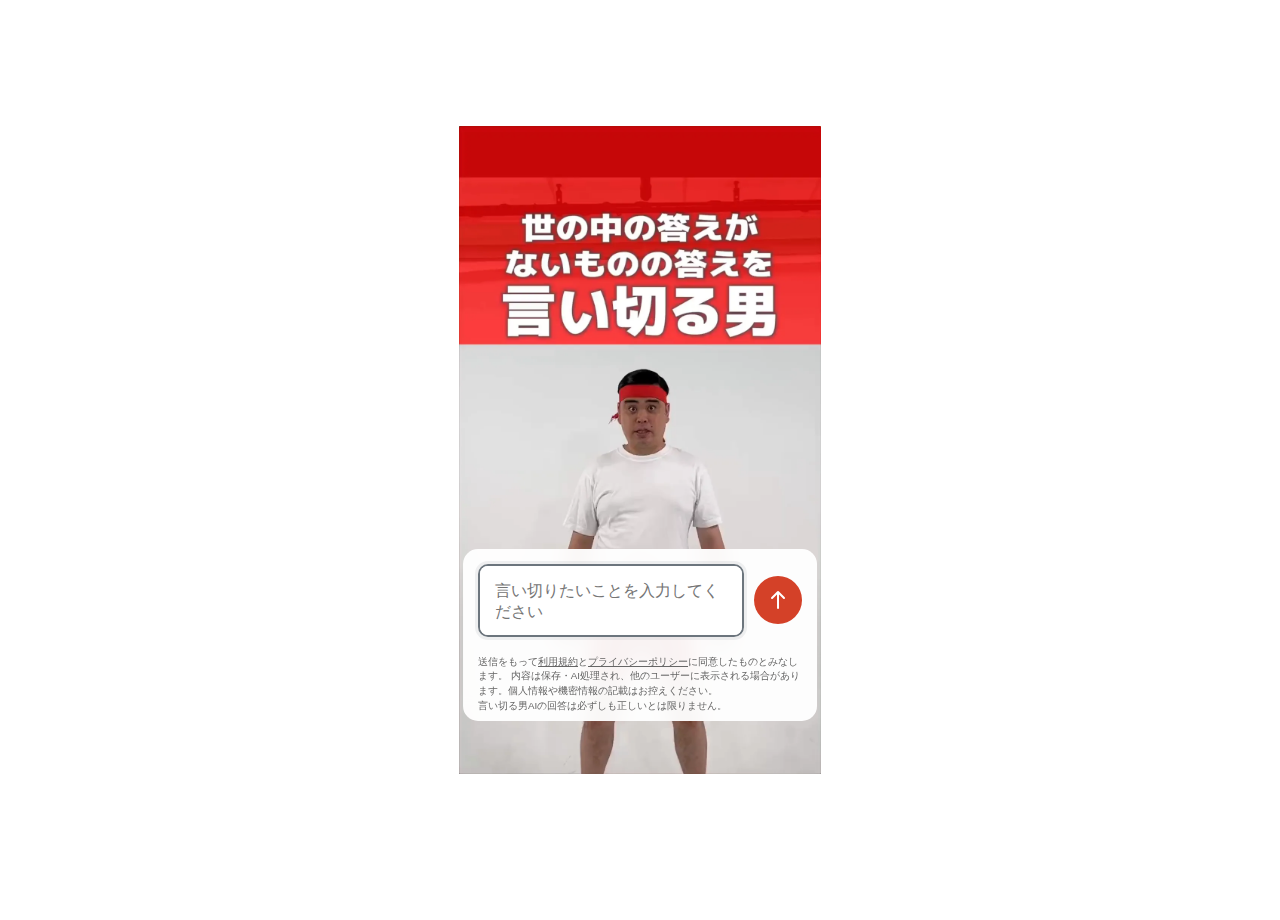
<file: index.html>
<!DOCTYPE html>
<html lang="ja">
<head>
    <!-- Google tag (gtag.js) -->
    <script async src="https://www.googletagmanager.com/gtag/js?id=G-8W3GMR9ZNR"></script>
    <script>
    window.dataLayer = window.dataLayer || [];
    function gtag(){dataLayer.push(arguments);}
    gtag('js', new Date());

    gtag('config', 'G-8W3GMR9ZNR');
    </script>

    <meta charset="UTF-8">
    <meta name="viewport" content="width=device-width, initial-scale=1.0">

    <!-- title, description -->
    <title>言い切る男AI｜その答えを言い切りましょう</title>

    <link rel="icon" href="favicon.ico">
    <link rel="shortcut icon" href="favicon.ico">

    <!-- styles -->
    <link rel="stylesheet" href="styles.css">

    <!-- description -->
    <meta name="description" content="どうも！言い切る男AIです！僕がその答えを言い切りましょう！">

    <!-- canonical url -->
    <link rel="canonical" href="https://iikiruotoko.github.io/IikiruOtoko/">

    <!-- Open Graph -->
    <meta property="og:type" content="website">
    <meta property="og:title" content="言い切る男AI｜その答えを言い切りましょう">
    <meta property="og:description" content="どうも！言い切る男AIです！僕がその答えを言い切りましょう！">
    <meta property="og:url" content="https://iikiruotoko.github.io/IikiruOtoko/">
    <meta property="og:image" content="https://iikiruotoko.github.io/IikiruOtoko/images/og.webp">
    <meta property="og:image:width" content="1200">
    <meta property="og:image:height" content="630">

    <!-- Twitter -->
    <meta name="twitter:card" content="summary_large_image">
    <meta name="twitter:image" content="https://iikiruotoko.github.io/IikiruOtoko/images/og.webp">

    <!-- JSON-LD -->
    <script type="application/ld+json">
    {
        "@context": "https://schema.org",
        "@type": "WebApplication",
        "name": "言い切る男AI",
        "url": "https://iikiruotoko.github.io/IikiruOtoko/",
        "inLanguage": "ja",
        "applicationCategory": "EntertainmentApplication",
        "operatingSystem": "Web",
        "description": "どうも！言い切る男AIです！僕がその答えを言い切りましょう！"
    }
    </script>

    <meta name="google-site-verification" content="L6iFqDUnKt70agYHhrG71XeoLa9BRYaxGTVE6AjpDqI" />
</head>
<body>
    <div class="container">
        <div class="main-content">
            <!-- コンテンツエリア（質問と回答を統合） -->
            <div id="content-area" class="content-area">
                <div class="video-container">
                    <!-- 画像（質問時） -->
                    <img id="display-image" src="images/iikiri.webp" alt="言い切り画面" class="main-video">
                    <!-- 動画（回答時） -->
                    <video id="answer-video" src="images/iikiri.mp4" muted playsinline preload="metadata" class="main-video hidden"></video>
                    
                    <!-- オーバーレイ（質問時と回答時で共通） -->
                    <div id="overlay" class="overlay">
                        <!-- フォームコンテンツ（質問時） -->
                        <div id="form-content" class="form-content">
                            <form id="question-form" class="question-form">
                                <div class="input-group">
                                    <textarea 
                                        id="question-input" 
                                        placeholder="言い切りたいことを入力してください" 
                                        rows="3"
                                        required
                                    ></textarea>
                                    <button type="submit" class="submit-btn">
                                        <svg width="24" height="24" viewBox="0 0 24 24" fill="none" xmlns="http://www.w3.org/2000/svg">
                                            <path d="M12 4L12 20M12 4L6 10M12 4L18 10" stroke="white" stroke-width="2" stroke-linecap="round" stroke-linejoin="round"/>
                                        </svg>
                                    </button>
                                </div>
                                <p class="terms-notice">送信をもって<a href="terms-of-use-and-privacy-policy.html">利用規約</a>と<a href="terms-of-use-and-privacy-policy.html">プライバシーポリシー</a>に同意したものとみなします。
                                内容は保存・AI処理され、他のユーザーに表示される場合があります。個人情報や機密情報の記載はお控えください。<br>
                                言い切る男AIの回答は必ずしも正しいとは限りません。</p>
                            </form>
                        </div>
                        
                        <!-- 回答コンテンツ（回答時） -->
                        <div id="answer-content" class="answer-content hidden">
                            <div id="answer-text" class="answer-text"></div>
                            <button id="new-question-btn" class="new-question-btn">新しい言い切りをする</button>
                        </div>
                    </div>
                </div>
            </div>
        </div>
    </div>

    <!-- メインスクリプト -->
    <script src="script.js"></script>
</body>
</html>
</file>
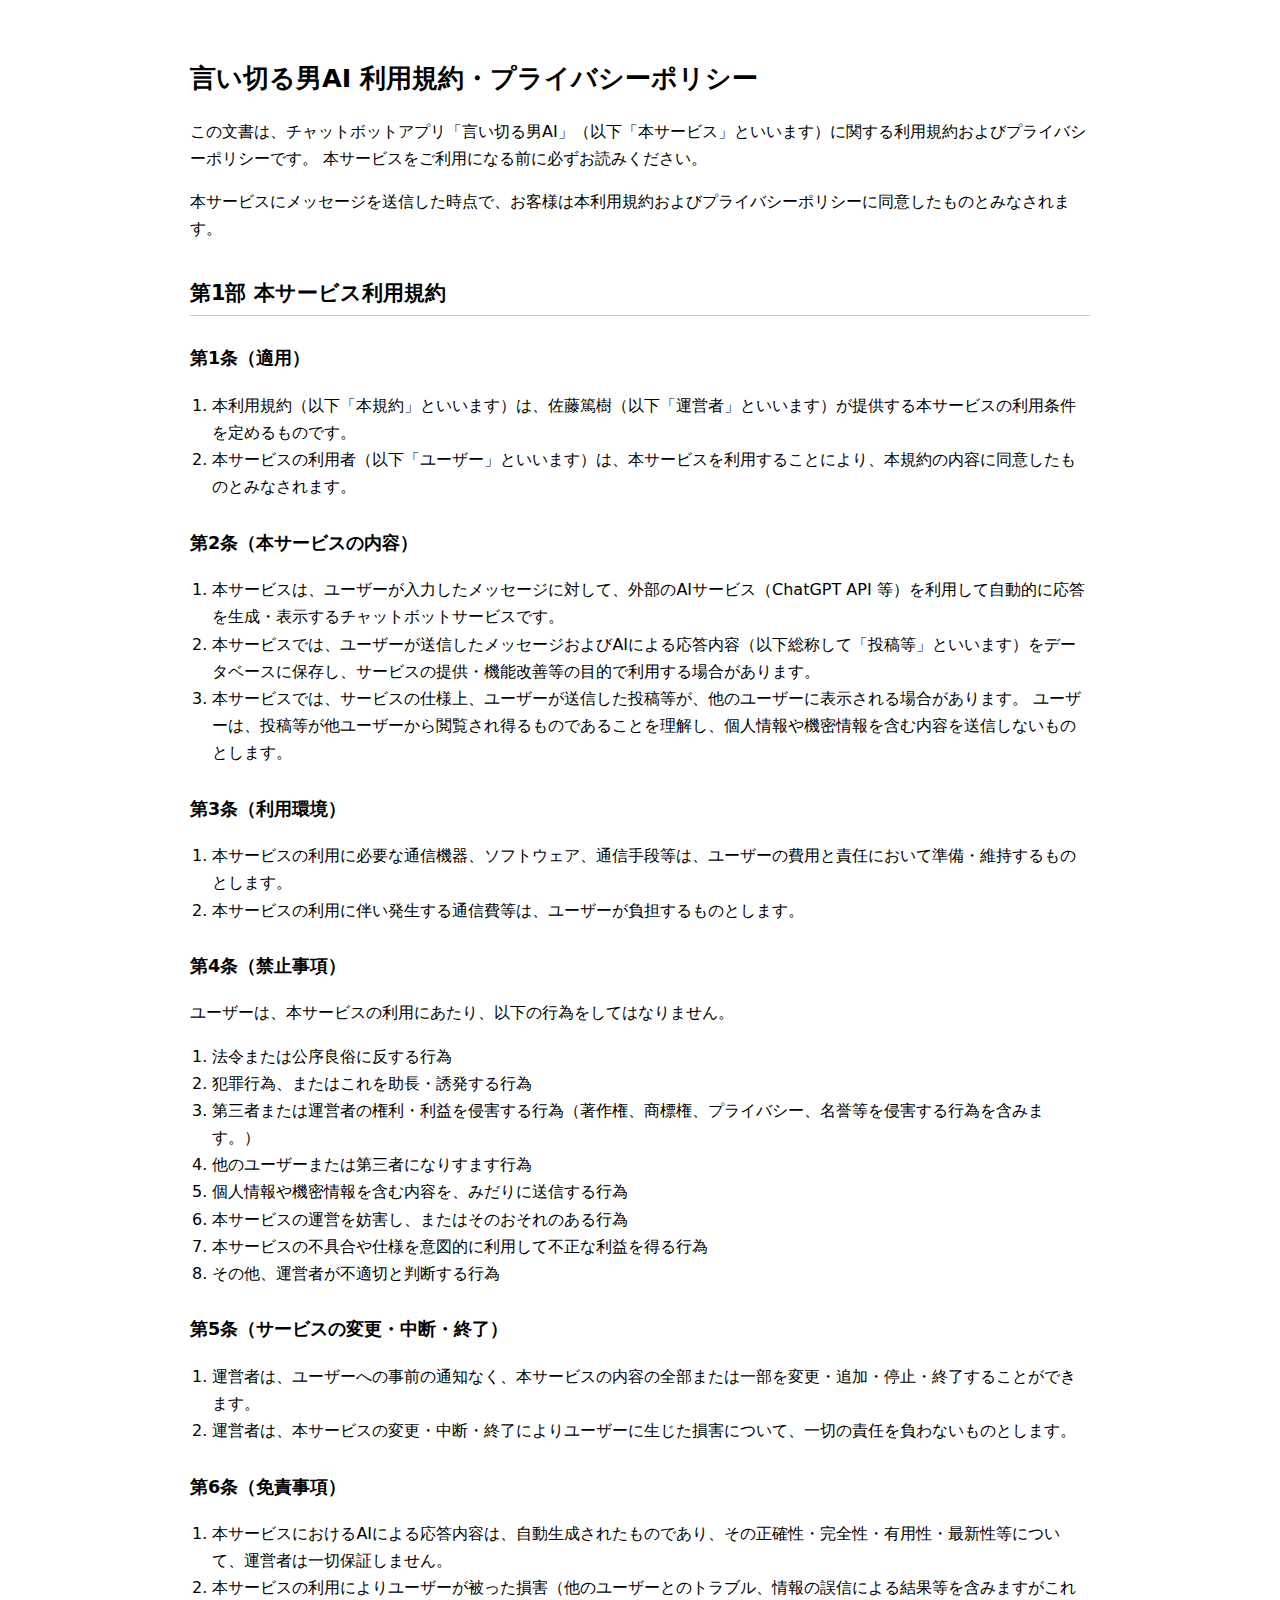
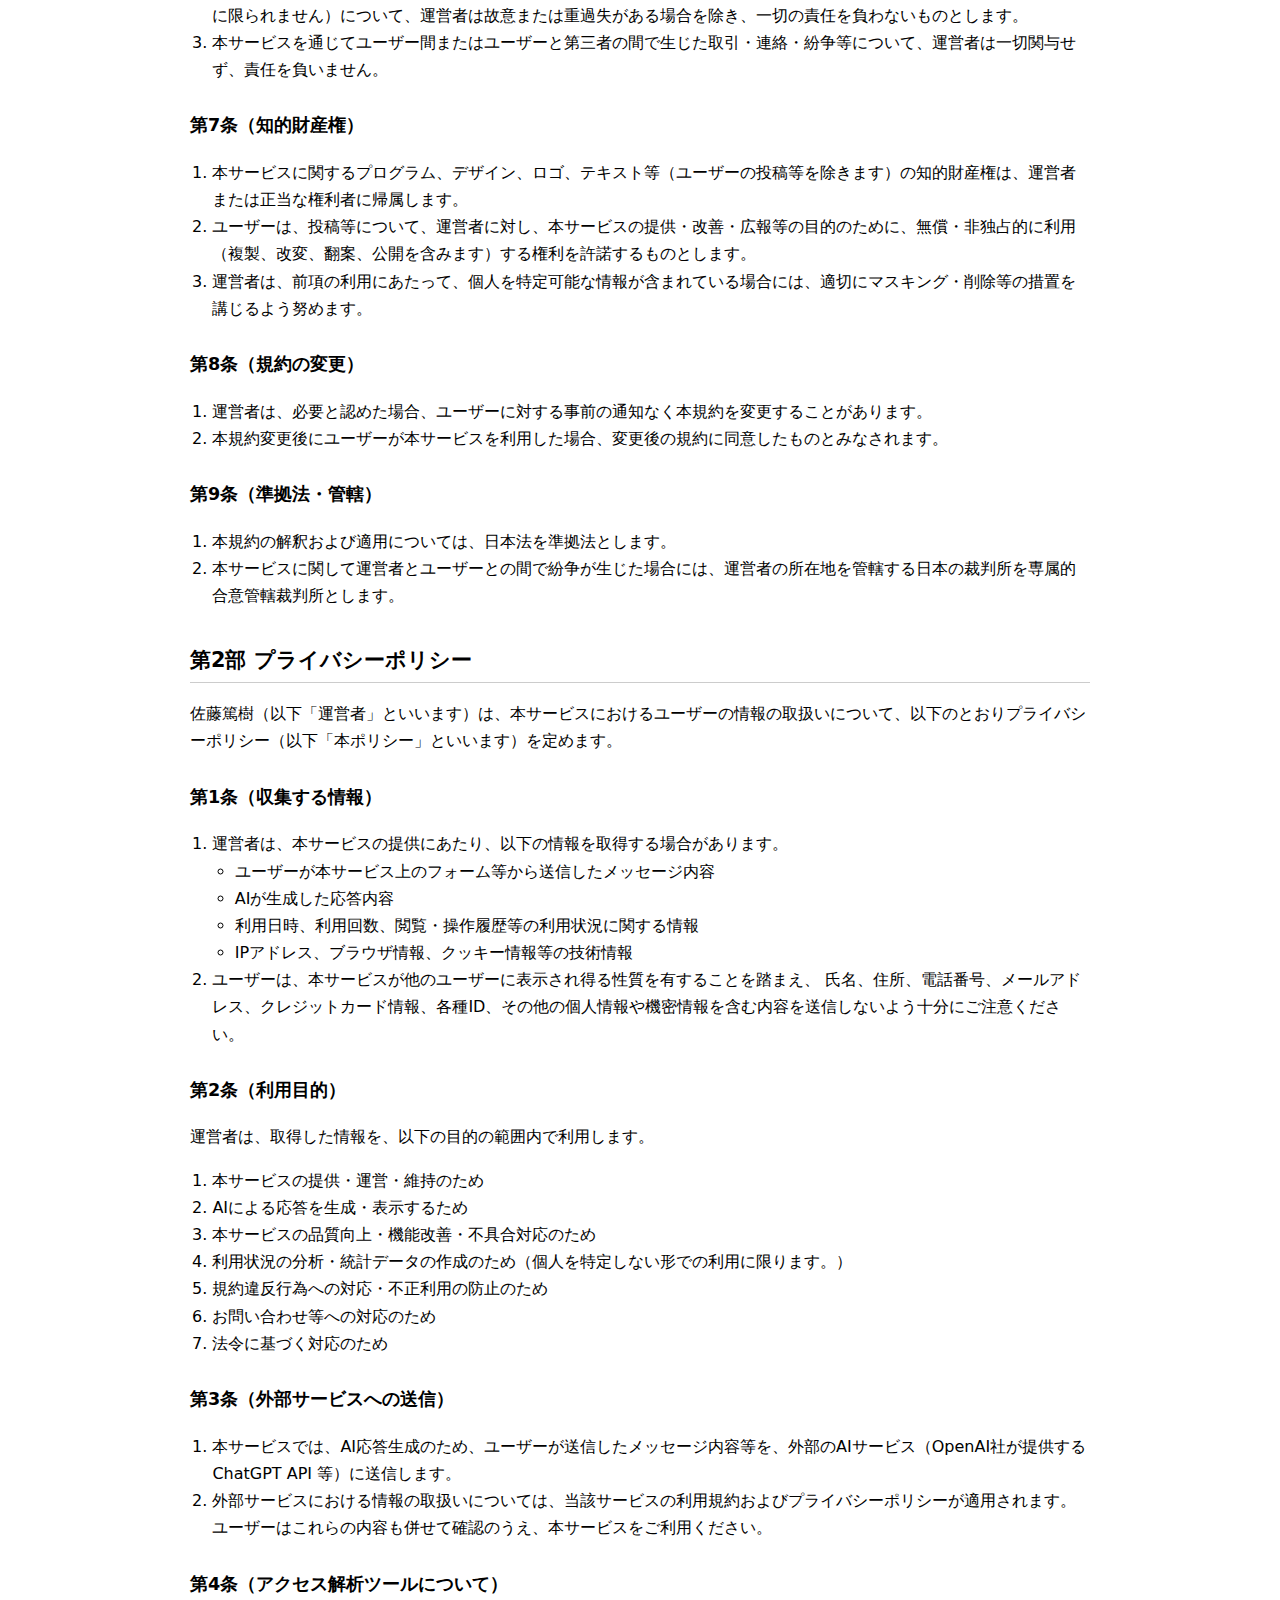
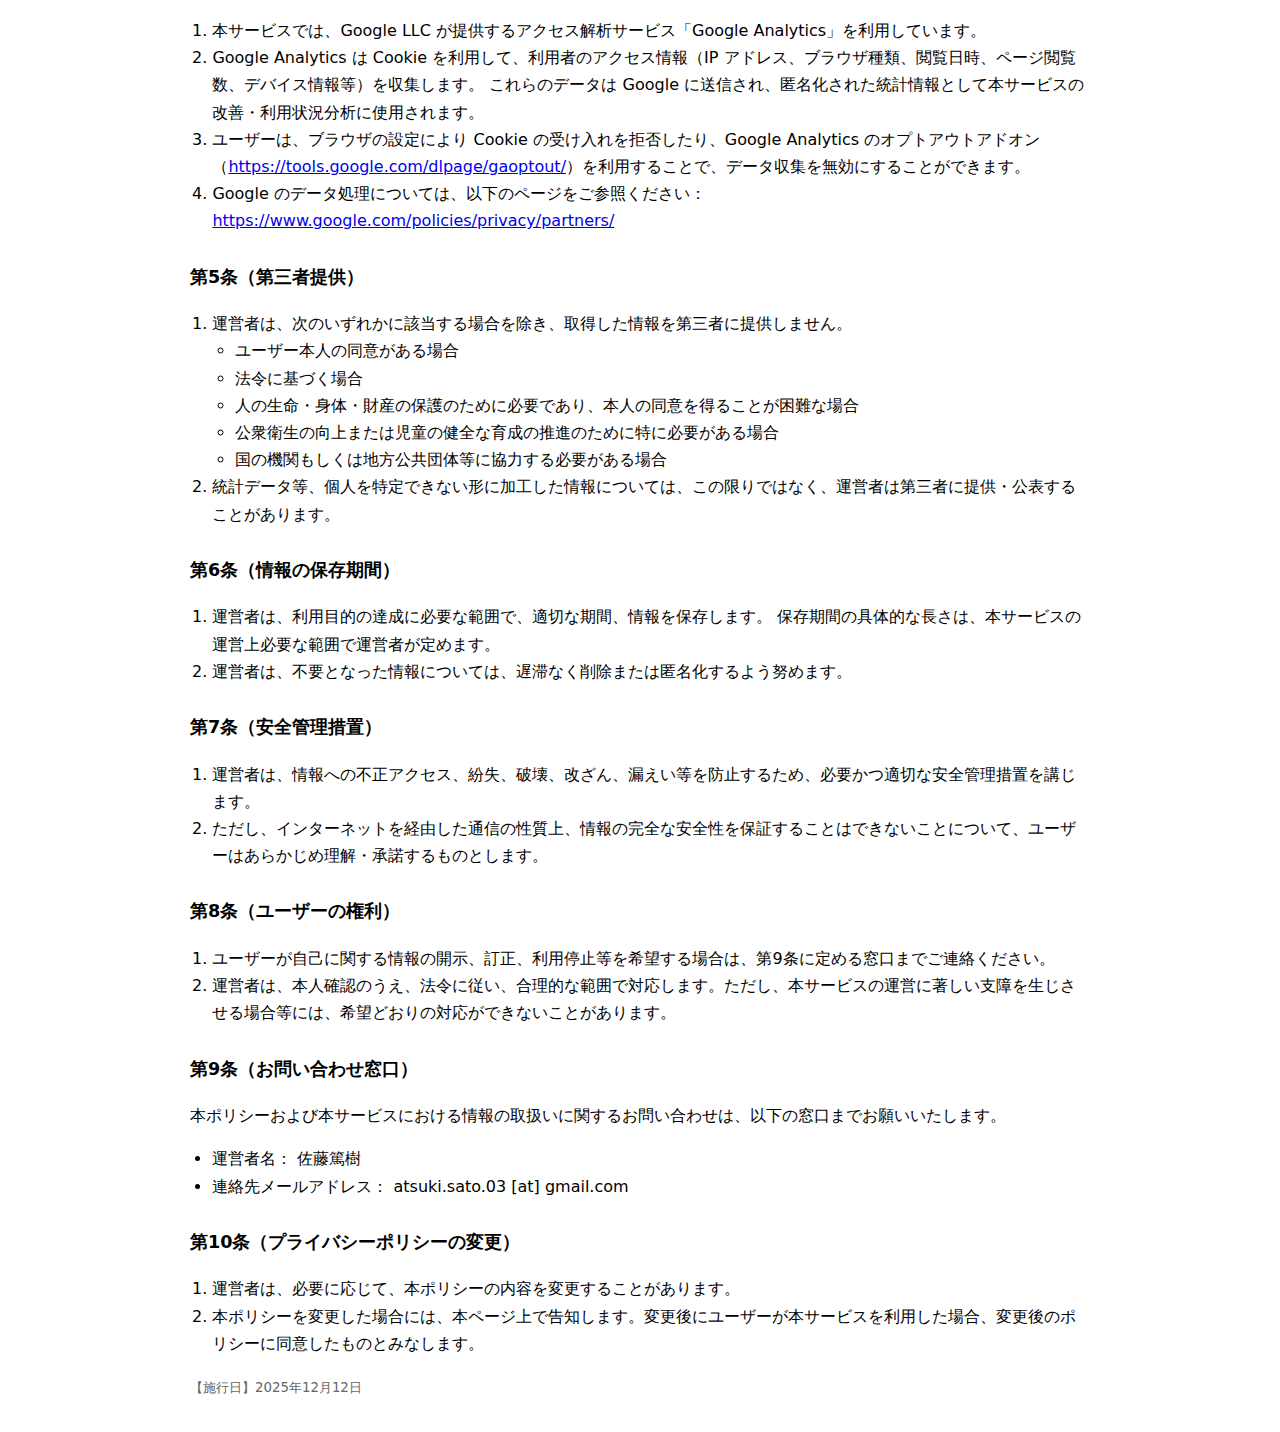
<file: terms-of-use-and-privacy-policy.html>
<!DOCTYPE html>
<html lang="ja">
<head>
  <meta charset="UTF-8">
  <title>言い切る男AI 利用規約・プライバシーポリシー</title>
  <meta name="viewport" content="width=device-width, initial-scale=1.0">
  <style>
    body {
      font-family: system-ui, -apple-system, BlinkMacSystemFont, "Helvetica Neue", Arial, "游ゴシック体", "YuGothic", "メイリオ", sans-serif;
      line-height: 1.7;
      padding: 16px;
      max-width: 900px;
      margin: 0 auto;
    }
    h1, h2, h3 {
      margin-top: 1.6em;
    }
    h1 { font-size: 1.6rem; }
    h2 { font-size: 1.3rem; border-bottom: 1px solid #ccc; padding-bottom: 0.2em; }
    h3 { font-size: 1.1rem; }
    ol, ul {
      padding-left: 1.4em;
    }
    small {
      color: #666;
    }
  </style>
</head>
<body>

  <h1>言い切る男AI 利用規約・プライバシーポリシー</h1>
  <p>
    この文書は、チャットボットアプリ「言い切る男AI」（以下「本サービス」といいます）に関する利用規約およびプライバシーポリシーです。
    本サービスをご利用になる前に必ずお読みください。
  </p>
  <p>
    本サービスにメッセージを送信した時点で、お客様は本利用規約およびプライバシーポリシーに同意したものとみなされます。
  </p>

  <!-- ==========================
       利用規約
  =========================== -->
  <h2>第1部 本サービス利用規約</h2>

  <h3>第1条（適用）</h3>
  <ol>
    <li>
      本利用規約（以下「本規約」といいます）は、佐藤篤樹（以下「運営者」といいます）が提供する本サービスの利用条件を定めるものです。
    </li>
    <li>
      本サービスの利用者（以下「ユーザー」といいます）は、本サービスを利用することにより、本規約の内容に同意したものとみなされます。
    </li>
  </ol>

  <h3>第2条（本サービスの内容）</h3>
  <ol>
    <li>
      本サービスは、ユーザーが入力したメッセージに対して、外部のAIサービス（ChatGPT API 等）を利用して自動的に応答を生成・表示するチャットボットサービスです。
    </li>
    <li>
      本サービスでは、ユーザーが送信したメッセージおよびAIによる応答内容（以下総称して「投稿等」といいます）をデータベースに保存し、サービスの提供・機能改善等の目的で利用する場合があります。
    </li>
    <li>
      本サービスでは、サービスの仕様上、ユーザーが送信した投稿等が、他のユーザーに表示される場合があります。
      ユーザーは、投稿等が他ユーザーから閲覧され得るものであることを理解し、個人情報や機密情報を含む内容を送信しないものとします。
    </li>
  </ol>

  <h3>第3条（利用環境）</h3>
  <ol>
    <li>
      本サービスの利用に必要な通信機器、ソフトウェア、通信手段等は、ユーザーの費用と責任において準備・維持するものとします。
    </li>
    <li>
      本サービスの利用に伴い発生する通信費等は、ユーザーが負担するものとします。
    </li>
  </ol>

  <h3>第4条（禁止事項）</h3>
  <p>ユーザーは、本サービスの利用にあたり、以下の行為をしてはなりません。</p>
  <ol>
    <li>法令または公序良俗に反する行為</li>
    <li>犯罪行為、またはこれを助長・誘発する行為</li>
    <li>第三者または運営者の権利・利益を侵害する行為（著作権、商標権、プライバシー、名誉等を侵害する行為を含みます。）</li>
    <li>他のユーザーまたは第三者になりすます行為</li>
    <li>個人情報や機密情報を含む内容を、みだりに送信する行為</li>
    <li>本サービスの運営を妨害し、またはそのおそれのある行為</li>
    <li>本サービスの不具合や仕様を意図的に利用して不正な利益を得る行為</li>
    <li>その他、運営者が不適切と判断する行為</li>
  </ol>

  <h3>第5条（サービスの変更・中断・終了）</h3>
  <ol>
    <li>
      運営者は、ユーザーへの事前の通知なく、本サービスの内容の全部または一部を変更・追加・停止・終了することができます。
    </li>
    <li>
      運営者は、本サービスの変更・中断・終了によりユーザーに生じた損害について、一切の責任を負わないものとします。
    </li>
  </ol>

  <h3>第6条（免責事項）</h3>
  <ol>
    <li>
      本サービスにおけるAIによる応答内容は、自動生成されたものであり、その正確性・完全性・有用性・最新性等について、運営者は一切保証しません。
    </li>
    <li>
      本サービスの利用によりユーザーが被った損害（他のユーザーとのトラブル、情報の誤信による結果等を含みますがこれに限られません）について、運営者は故意または重過失がある場合を除き、一切の責任を負わないものとします。
    </li>
    <li>
      本サービスを通じてユーザー間またはユーザーと第三者の間で生じた取引・連絡・紛争等について、運営者は一切関与せず、責任を負いません。
    </li>
  </ol>

  <h3>第7条（知的財産権）</h3>
  <ol>
    <li>
      本サービスに関するプログラム、デザイン、ロゴ、テキスト等（ユーザーの投稿等を除きます）の知的財産権は、運営者または正当な権利者に帰属します。
    </li>
    <li>
      ユーザーは、投稿等について、運営者に対し、本サービスの提供・改善・広報等の目的のために、無償・非独占的に利用（複製、改変、翻案、公開を含みます）する権利を許諾するものとします。
    </li>
    <li>
      運営者は、前項の利用にあたって、個人を特定可能な情報が含まれている場合には、適切にマスキング・削除等の措置を講じるよう努めます。
    </li>
  </ol>

  <h3>第8条（規約の変更）</h3>
  <ol>
    <li>
      運営者は、必要と認めた場合、ユーザーに対する事前の通知なく本規約を変更することがあります。
    </li>
    <li>
      本規約変更後にユーザーが本サービスを利用した場合、変更後の規約に同意したものとみなされます。
    </li>
  </ol>

  <h3>第9条（準拠法・管轄）</h3>
  <ol>
    <li>
      本規約の解釈および適用については、日本法を準拠法とします。
    </li>
    <li>
      本サービスに関して運営者とユーザーとの間で紛争が生じた場合には、運営者の所在地を管轄する日本の裁判所を専属的合意管轄裁判所とします。
    </li>
  </ol>

  <!-- ==========================
       プライバシーポリシー
  =========================== -->
  <h2>第2部 プライバシーポリシー</h2>

  <p>
    佐藤篤樹（以下「運営者」といいます）は、本サービスにおけるユーザーの情報の取扱いについて、以下のとおりプライバシーポリシー（以下「本ポリシー」といいます）を定めます。
  </p>

  <h3>第1条（収集する情報）</h3>
  <ol>
    <li>
      運営者は、本サービスの提供にあたり、以下の情報を取得する場合があります。
      <ul>
        <li>ユーザーが本サービス上のフォーム等から送信したメッセージ内容</li>
        <li>AIが生成した応答内容</li>
        <li>利用日時、利用回数、閲覧・操作履歴等の利用状況に関する情報</li>
        <li>IPアドレス、ブラウザ情報、クッキー情報等の技術情報</li>
      </ul>
    </li>
    <li>
      ユーザーは、本サービスが他のユーザーに表示され得る性質を有することを踏まえ、
      氏名、住所、電話番号、メールアドレス、クレジットカード情報、各種ID、その他の個人情報や機密情報を含む内容を送信しないよう十分にご注意ください。
    </li>
  </ol>

  <h3>第2条（利用目的）</h3>
  <p>運営者は、取得した情報を、以下の目的の範囲内で利用します。</p>
  <ol>
    <li>本サービスの提供・運営・維持のため</li>
    <li>AIによる応答を生成・表示するため</li>
    <li>本サービスの品質向上・機能改善・不具合対応のため</li>
    <li>利用状況の分析・統計データの作成のため（個人を特定しない形での利用に限ります。）</li>
    <li>規約違反行為への対応・不正利用の防止のため</li>
    <li>お問い合わせ等への対応のため</li>
    <li>法令に基づく対応のため</li>
  </ol>

  <h3>第3条（外部サービスへの送信）</h3>
  <ol>
    <li>
      本サービスでは、AI応答生成のため、ユーザーが送信したメッセージ内容等を、外部のAIサービス（OpenAI社が提供するChatGPT API 等）に送信します。
    </li>
    <li>
      外部サービスにおける情報の取扱いについては、当該サービスの利用規約およびプライバシーポリシーが適用されます。
      ユーザーはこれらの内容も併せて確認のうえ、本サービスをご利用ください。
    </li>
  </ol>

  <h3>第4条（アクセス解析ツールについて）</h3>
  <ol>
    <li>
      本サービスでは、Google LLC が提供するアクセス解析サービス「Google Analytics」を利用しています。
    </li>
    <li>
      Google Analytics は Cookie を利用して、利用者のアクセス情報（IP アドレス、ブラウザ種類、閲覧日時、ページ閲覧数、デバイス情報等）を収集します。
      これらのデータは Google に送信され、匿名化された統計情報として本サービスの改善・利用状況分析に使用されます。
    </li>
    <li>
      ユーザーは、ブラウザの設定により Cookie の受け入れを拒否したり、Google Analytics のオプトアウトアドオン（<a href="https://tools.google.com/dlpage/gaoptout/" target="_blank" rel="noopener noreferrer">https://tools.google.com/dlpage/gaoptout/</a>）を利用することで、データ収集を無効にすることができます。
    </li>
    <li>
      Google のデータ処理については、以下のページをご参照ください：
      <a href="https://www.google.com/policies/privacy/partners/" target="_blank" rel="noopener noreferrer">https://www.google.com/policies/privacy/partners/</a>
    </li>
  </ol>

  <h3>第5条（第三者提供）</h3>
  <ol>
    <li>
      運営者は、次のいずれかに該当する場合を除き、取得した情報を第三者に提供しません。
      <ul>
        <li>ユーザー本人の同意がある場合</li>
        <li>法令に基づく場合</li>
        <li>人の生命・身体・財産の保護のために必要であり、本人の同意を得ることが困難な場合</li>
        <li>公衆衛生の向上または児童の健全な育成の推進のために特に必要がある場合</li>
        <li>国の機関もしくは地方公共団体等に協力する必要がある場合</li>
      </ul>
    </li>
    <li>
      統計データ等、個人を特定できない形に加工した情報については、この限りではなく、運営者は第三者に提供・公表することがあります。
    </li>
  </ol>

  <h3>第6条（情報の保存期間）</h3>
  <ol>
    <li>
      運営者は、利用目的の達成に必要な範囲で、適切な期間、情報を保存します。
      保存期間の具体的な長さは、本サービスの運営上必要な範囲で運営者が定めます。
    </li>
    <li>
      運営者は、不要となった情報については、遅滞なく削除または匿名化するよう努めます。
    </li>
  </ol>

  <h3>第7条（安全管理措置）</h3>
  <ol>
    <li>
      運営者は、情報への不正アクセス、紛失、破壊、改ざん、漏えい等を防止するため、必要かつ適切な安全管理措置を講じます。
    </li>
    <li>
      ただし、インターネットを経由した通信の性質上、情報の完全な安全性を保証することはできないことについて、ユーザーはあらかじめ理解・承諾するものとします。
    </li>
  </ol>

  <h3>第8条（ユーザーの権利）</h3>
  <ol>
    <li>
      ユーザーが自己に関する情報の開示、訂正、利用停止等を希望する場合は、第9条に定める窓口までご連絡ください。
    </li>
    <li>
      運営者は、本人確認のうえ、法令に従い、合理的な範囲で対応します。ただし、本サービスの運営に著しい支障を生じさせる場合等には、希望どおりの対応ができないことがあります。
    </li>
  </ol>

  <h3>第9条（お問い合わせ窓口）</h3>
  <p>
    本ポリシーおよび本サービスにおける情報の取扱いに関するお問い合わせは、以下の窓口までお願いいたします。
  </p>
  <ul>
    <li>運営者名： 佐藤篤樹</li>
    <li>連絡先メールアドレス： atsuki.sato.03 [at] gmail.com</li>
  </ul>

  <h3>第10条（プライバシーポリシーの変更）</h3>
  <ol>
    <li>
      運営者は、必要に応じて、本ポリシーの内容を変更することがあります。
    </li>
    <li>
      本ポリシーを変更した場合には、本ページ上で告知します。変更後にユーザーが本サービスを利用した場合、変更後のポリシーに同意したものとみなします。
    </li>
  </ol>

  <p><small>【施行日】2025年12月12日</small></p>

</body>
</html>
</file>
<file: styles.css>
* {
    margin: 0;
    padding: 0;
    box-sizing: border-box;
}

html, body {
    overflow: hidden;
    height: 100%;
}

body {
    font-family: 'Segoe UI', Tahoma, Geneva, Verdana, sans-serif;
    background: white;
    height: 100vh;
    display: flex;
    align-items: center;
    justify-content: center;
    padding: 20px;
}

.container {
    max-width: 800px;
    width: 100%;
    background: white;
    overflow: hidden;
    animation: fadeIn 0.5s ease-out;
    display: flex;
    align-items: center;
    justify-content: center;
}

@keyframes fadeIn {
    from {
        opacity: 0;
        transform: translateY(20px);
    }
    to {
        opacity: 1;
        transform: translateY(0);
    }
}

.main-content {
    padding: 0;
    width: 100%;
    display: flex;
    align-items: center;
    justify-content: center;
    height: 100vh;
}

.content-area {
    transition: all 0.3s ease;
    width: 100%;
    display: flex;
    align-items: center;
    justify-content: center;
}

.hidden {
    display: none !important;
}

.video-container {
    text-align: center;
    height: 95vh;
    display: flex;
    align-items: center;
    justify-content: center;
    position: relative;
    flex-direction: column;
}

.main-video {
    object-fit: contain;
    border-radius: 10px;
    /* サイズはJavaScriptで動的に設定 */
    max-height: 100%;
    max-width: 100%;
}

.overlay {
    position: absolute;
    /* bottomはJavaScriptで動的に設定（動画の下端を基準に） */
    left: 50%;
    transform: translateX(-50%);
    background: rgba(255, 255, 255, 0.95);
    backdrop-filter: blur(10px);
    border-radius: 15px;
    padding: 15px;
    /* 幅はJavaScriptで動的に設定 */
    box-sizing: border-box;
}

.form-content {
    display: flex;
    flex-direction: column;
    width: 100%;
}

.question-form {
    display: flex;
    flex-direction: column;
    gap: 8px;
}

.input-group {
    display: flex;
    gap: 10px;
    align-items: center;
}

#question-input {
    flex: 1;
    padding: 15px;
    border: 2px solid #e1e5e9;
    border-radius: 10px;
    font-size: 16px;
    font-family: inherit;
    resize: none;
    /* 高さはJavaScriptで動的に設定 */
    transition: all 0.3s ease;
    background: white;
}

#question-input:focus {
    outline: none;
    border-color: #6c757d;
    box-shadow: 0 0 0 3px rgba(108, 117, 125, 0.1);
}

.submit-btn {
    background: rgb(212, 65, 40);
    color: white;
    border: none;
    padding: 0;
    border-radius: 50%;
    width: 48px;
    height: 48px;
    display: flex;
    align-items: center;
    justify-content: center;
    cursor: pointer;
    transition: all 0.3s ease;
    flex-shrink: 0;
    margin-top: 0;
}

.submit-btn svg {
    width: 24px;
    height: 24px;
}

.submit-btn:hover {
    background: rgb(190, 58, 36);
    transform: translateY(-2px);
}

.submit-btn:active {
    transform: translateY(0);
}

.submit-btn:disabled {
    opacity: 0.6;
    cursor: not-allowed;
    transform: none;
}

.terms-notice {
    font-size: 9.8px;
    color: #666;
    line-height: 1.5;
    margin-top: 10px;
    text-align: left;
}

.terms-notice a {
    color: #666;
    text-decoration: underline;
}

.terms-notice a:hover {
    color: #333;
}

.answer-content {
    background: transparent;
    border-radius: 15px;
    padding: 0;
    display: flex;
    flex-direction: column;
    gap: 10px;
    width: 100%;
    height: 100%;
    position: relative;
}

.answer-content h3 {
    color: #333;
    margin-bottom: 10px;
    font-size: 1.3rem;
    font-weight: 600;
}

.answer-text {
    width: 100%;
    padding: 0px;
    border: none;
    border-radius: 0;
    color: #333;
    line-height: 1.15;
    font-size: 32px;
    font-weight: bold;
    font-family: inherit;
    white-space: pre-wrap;
    text-align: center;
    /* サイズはJavaScriptで動的に設定 */
    box-sizing: border-box;
    display: flex;
    align-items: center;
    justify-content: center;
    background: transparent;
    overflow: hidden;
    transition: all 0.3s ease;
    position: absolute;
    top: 50%;
    left: 50%;
    transform: translate(-50%, -50%);
    height: auto;
    min-height: auto;
    max-height: none;
}

.new-question-btn {
    background: rgb(212, 65, 40);
    color: white;
    border: none;
    padding: 7px 18px;
    border-radius: 20px;
    font-size: 14px;
    font-weight: 600;
    cursor: pointer;
    transition: opacity 0.5s ease, visibility 0.5s ease;
    text-transform: none;
    letter-spacing: 1px;
    align-self: flex-end;
    width: fit-content;
    position: absolute;
    bottom: -6px;
    right: -6px;
    opacity: 0;
    visibility: hidden;
    pointer-events: none;
}

.new-question-btn.visible {
    opacity: 1;
    visibility: visible;
    pointer-events: auto;
}

.new-question-btn:hover {
    background: rgb(190, 58, 36);
    transform: translateY(-2px);
}

/* レスポンシブデザイン */
@media (max-width: 768px) {
    body {
        padding: 0;
        background: black;
    }
    
    .container {
        margin: 0;
        width: 100vw;
        max-width: 100vw;
        background: black;
    }
    
    .main-content {
        padding: 0;
        width: 100vw;
    }
    
    .video-container {
        height: 100vh;
        width: 100vw;
    }
    
    .main-video {
        border-radius: 0;
        width: 100vw !important;
        height: auto !important;
        object-fit: contain;
    }
    
    .overlay {
        padding: 15px;
        /* bottomはJavaScriptで動的に設定（動画の下端を基準に） */
        /* 幅はJavaScriptで動的に設定 */
    }
    
    .input-group {
        gap: 8px;
        align-items: center;
    }
    
    #question-input {
        padding: 12px;
        font-size: 16px;
        height: 140px;
    }
    
    .submit-btn {
        width: 44px;
        height: 44px;
    }
    
    .submit-btn svg {
        width: 20px;
        height: 20px;
    }
    
    .terms-notice {
        font-size: 9.8px;
    }
    
    .new-question-btn {
        padding: 7px 18px;
        font-size: 14px;
        bottom: -6px;
        right: -6px;
    }
    
    .answer-text {
        max-height: 150px;
    }
}

/* アニメーション */
.fade-in {
    /* アニメーション効果を削除 */
}

.slide-up {
    /* アニメーション効果を削除 */
}
</file>
